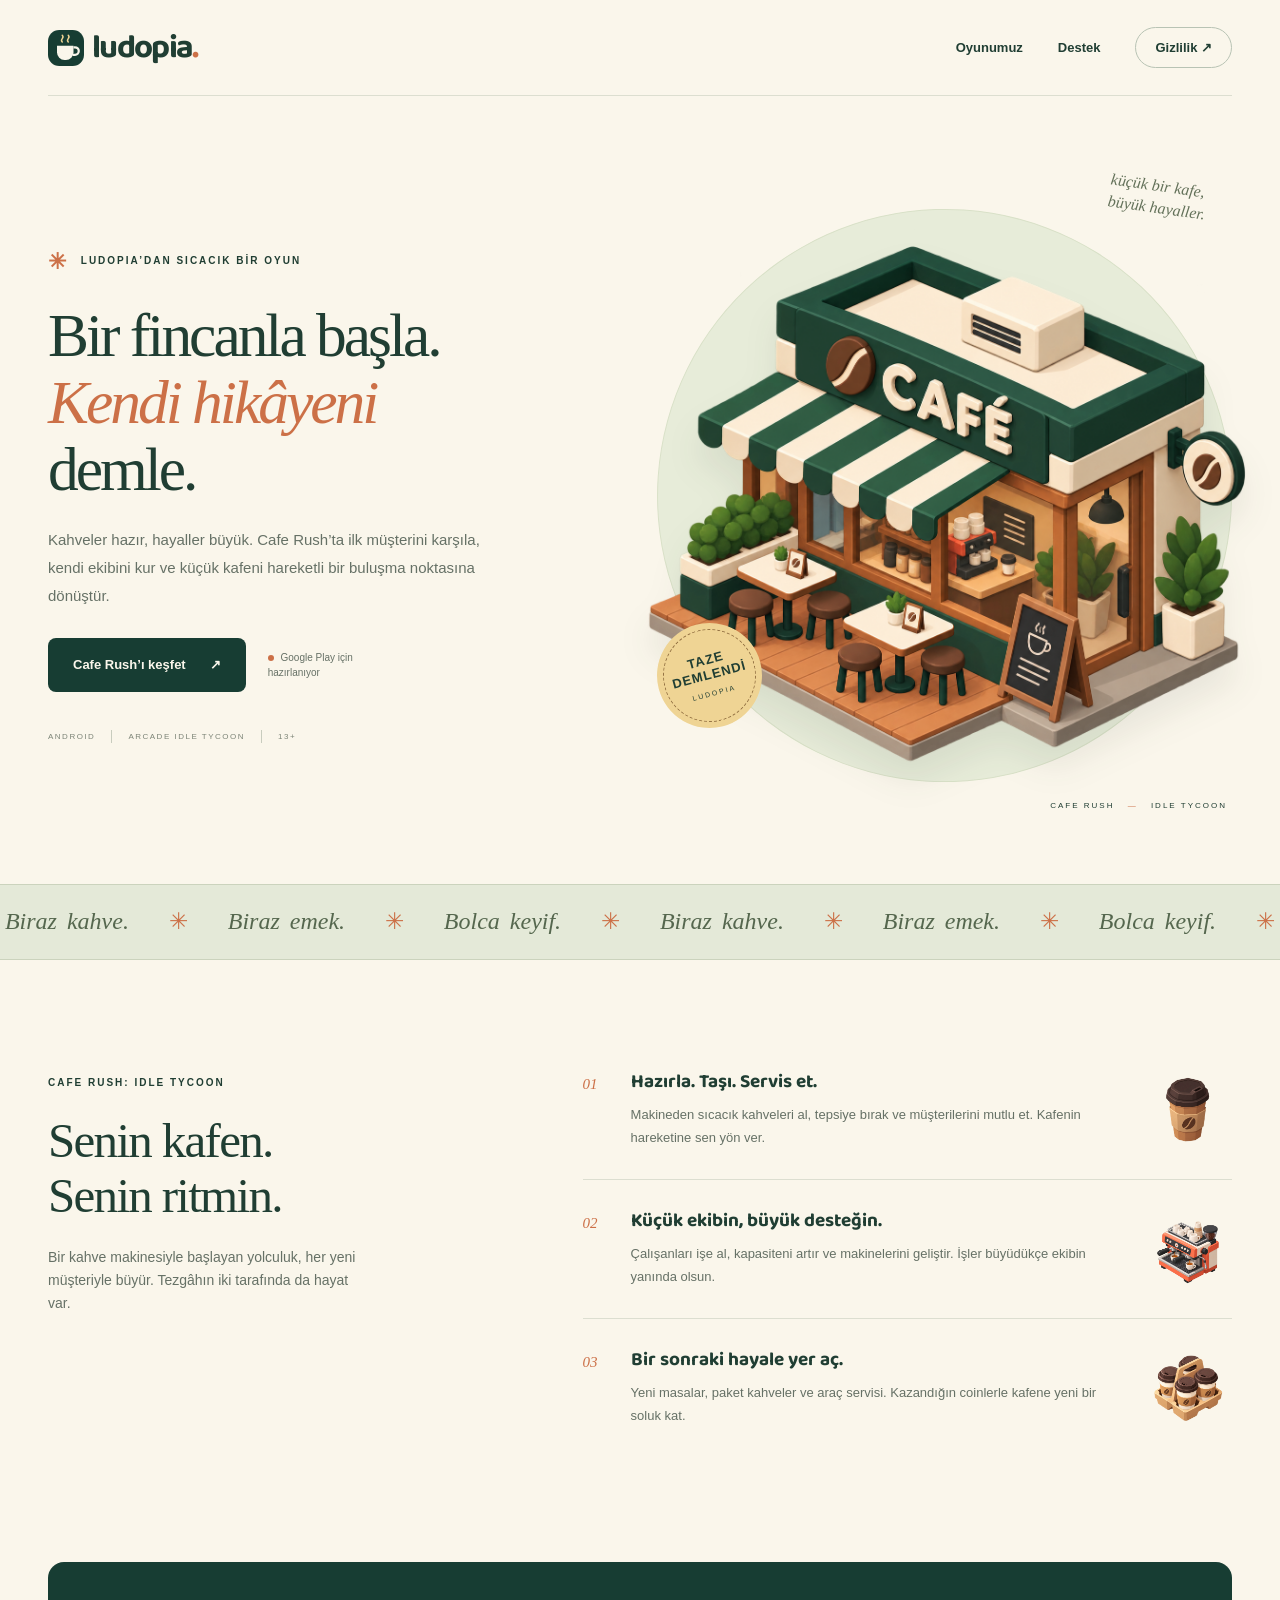
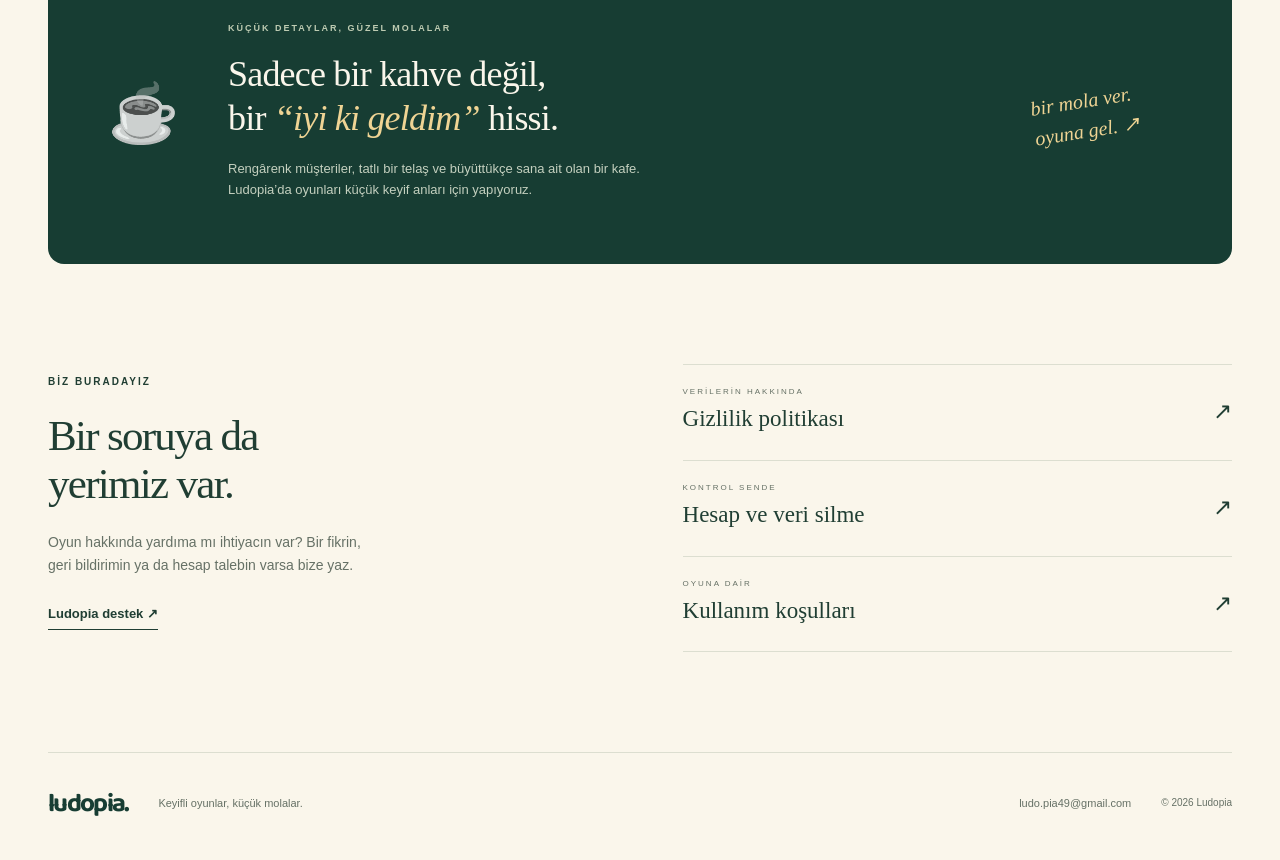
<file: index.html>
<!doctype html>
<html lang="tr">
<head>
  <meta charset="utf-8"><meta name="viewport" content="width=device-width,initial-scale=1">
  <title>Ludopia — Cafe Rush: Idle Tycoon</title>
  <meta name="description" content="Küçük bir kahve molasından kendi kafe hikâyene. Ludopia'nın Cafe Rush: Idle Tycoon oyununu keşfet; destek ve gizlilik bilgilerine ulaş.">
  <meta name="theme-color" content="#173d33"><meta property="og:title" content="Cafe Rush: Idle Tycoon · Ludopia"><meta property="og:description" content="Bir fincanla başla. Kendi kafe hikâyeni yaz."><meta property="og:type" content="website">
  <link rel="icon" href="favicon.svg" type="image/svg+xml"><link rel="stylesheet" href="styles.css">
</head>
<body>
<a class="skip" href="#main">İçeriğe geç</a>
<header class="header wrap"><a class="brand" href="index.html" aria-label="Ludopia ana sayfa"><img src="favicon.svg" width="36" height="36" alt=""><span>ludopia<span class="brand-dot">.</span></span></a><nav aria-label="Ana menü"><a href="#oyun">Oyunumuz</a><a href="support.html">Destek</a><a class="nav-pill" href="privacy.html">Gizlilik ↗</a></nav></header>
<main id="main">
  <section class="hero wrap" id="oyun">
    <div class="hero-copy"><p class="eyebrow"><span class="tiny-star">✳</span> LUDOPIA’DAN SICACIK BİR OYUN</p><h1>Bir fincanla başla.<br><em>Kendi hikâyeni</em><br>demle.</h1><p class="hero-description">Kahveler hazır, hayaller büyük. Cafe Rush’ta ilk müşterini karşıla, kendi ekibini kur ve küçük kafeni hareketli bir buluşma noktasına dönüştür.</p><div class="hero-actions"><a class="button primary" href="#kesfet">Cafe Rush’ı keşfet <span aria-hidden="true">↗</span></a><span class="availability"><span></span> Google Play için hazırlanıyor</span></div><div class="hero-meta"><span>ANDROID</span><span>ARCADE IDLE TYCOON</span><span>13+</span></div></div>
    <div class="hero-art"><div class="art-orbit"></div><p class="art-note">küçük bir kafe,<br>büyük hayaller.</p><img class="cafe-art" src="cafe.png" width="1322" height="1168" alt="Yeşil tenteli, ahşap detaylı Cafe Rush kafe çizimi"><div class="art-stamp"><span>TAZE<br>DEMLENDİ</span><small>LUDOPIA</small></div><p class="art-caption">CAFE RUSH <span>—</span> IDLE TYCOON</p></div>
  </section>
  <div class="ticker" aria-hidden="true"><div>Biraz kahve. <i>✳</i> Biraz emek. <i>✳</i> Bolca keyif. <i>✳</i> Biraz kahve. <i>✳</i> Biraz emek. <i>✳</i> Bolca keyif. <i>✳</i></div></div>
  <section class="story wrap" id="kesfet"><div class="section-intro"><p class="eyebrow">CAFE RUSH: IDLE TYCOON</p><h2>Senin kafen.<br>Senin ritmin.</h2><p>Bir kahve makinesiyle başlayan yolculuk, her yeni müşteriyle büyür. Tezgâhın iki tarafında da hayat var.</p></div><div class="story-steps"><article><span class="step-no">01</span><div><h3>Hazırla. Taşı. Servis et.</h3><p>Makineden sıcacık kahveleri al, tepsiye bırak ve müşterilerini mutlu et. Kafenin hareketine sen yön ver.</p></div><img src="coffee.png" width="100" height="100" loading="lazy" alt="Paket kahve bardağı"></article><article><span class="step-no">02</span><div><h3>Küçük ekibin, büyük desteğin.</h3><p>Çalışanları işe al, kapasiteni artır ve makinelerini geliştir. İşler büyüdükçe ekibin yanında olsun.</p></div><img src="machine.png" width="100" height="100" loading="lazy" alt="Kahve makinesi"></article><article><span class="step-no">03</span><div><h3>Bir sonraki hayale yer aç.</h3><p>Yeni masalar, paket kahveler ve araç servisi. Kazandığın coinlerle kafene yeni bir soluk kat.</p></div><img src="package.png" width="100" height="100" loading="lazy" alt="Dört kahvelik taşıma paketi"></article></div></section>
  <section class="cafe-note wrap"><div class="note-doodle" aria-hidden="true">☕</div><div><p class="eyebrow">KÜÇÜK DETAYLAR, GÜZEL MOLALAR</p><h2>Sadece bir kahve değil,<br>bir <em>“iyi ki geldim”</em> hissi.</h2><p>Rengârenk müşteriler, tatlı bir telaş ve büyüttükçe sana ait olan bir kafe. Ludopia’da oyunları küçük keyif anları için yapıyoruz.</p></div><span class="handwritten">bir mola ver.<br>oyuna gel. ↗</span></section>
  <section class="help-section wrap"><div><p class="eyebrow">BİZ BURADAYIZ</p><h2>Bir soruya da<br>yerimiz var.</h2><p>Oyun hakkında yardıma mı ihtiyacın var? Bir fikrin, geri bildirimin ya da hesap talebin varsa bize yaz.</p><a class="text-link" href="support.html">Ludopia destek ↗</a></div><div class="help-links"><a href="privacy.html"><span><small>VERİLERİN HAKKINDA</small>Gizlilik politikası</span><b aria-hidden="true">↗</b></a><a href="delete-account.html"><span><small>KONTROL SENDE</small>Hesap ve veri silme</span><b aria-hidden="true">↗</b></a><a href="terms.html"><span><small>OYUNA DAİR</small>Kullanım koşulları</span><b aria-hidden="true">↗</b></a></div></section>
</main>
<footer class="footer wrap"><a class="brand" href="index.html">ludopia.</a><p>Keyifli oyunlar, küçük molalar.</p><a href="mailto:ludo.pia49@gmail.com">ludo.pia49@gmail.com</a><span>© 2026 Ludopia</span></footer>
</body></html>
</file>
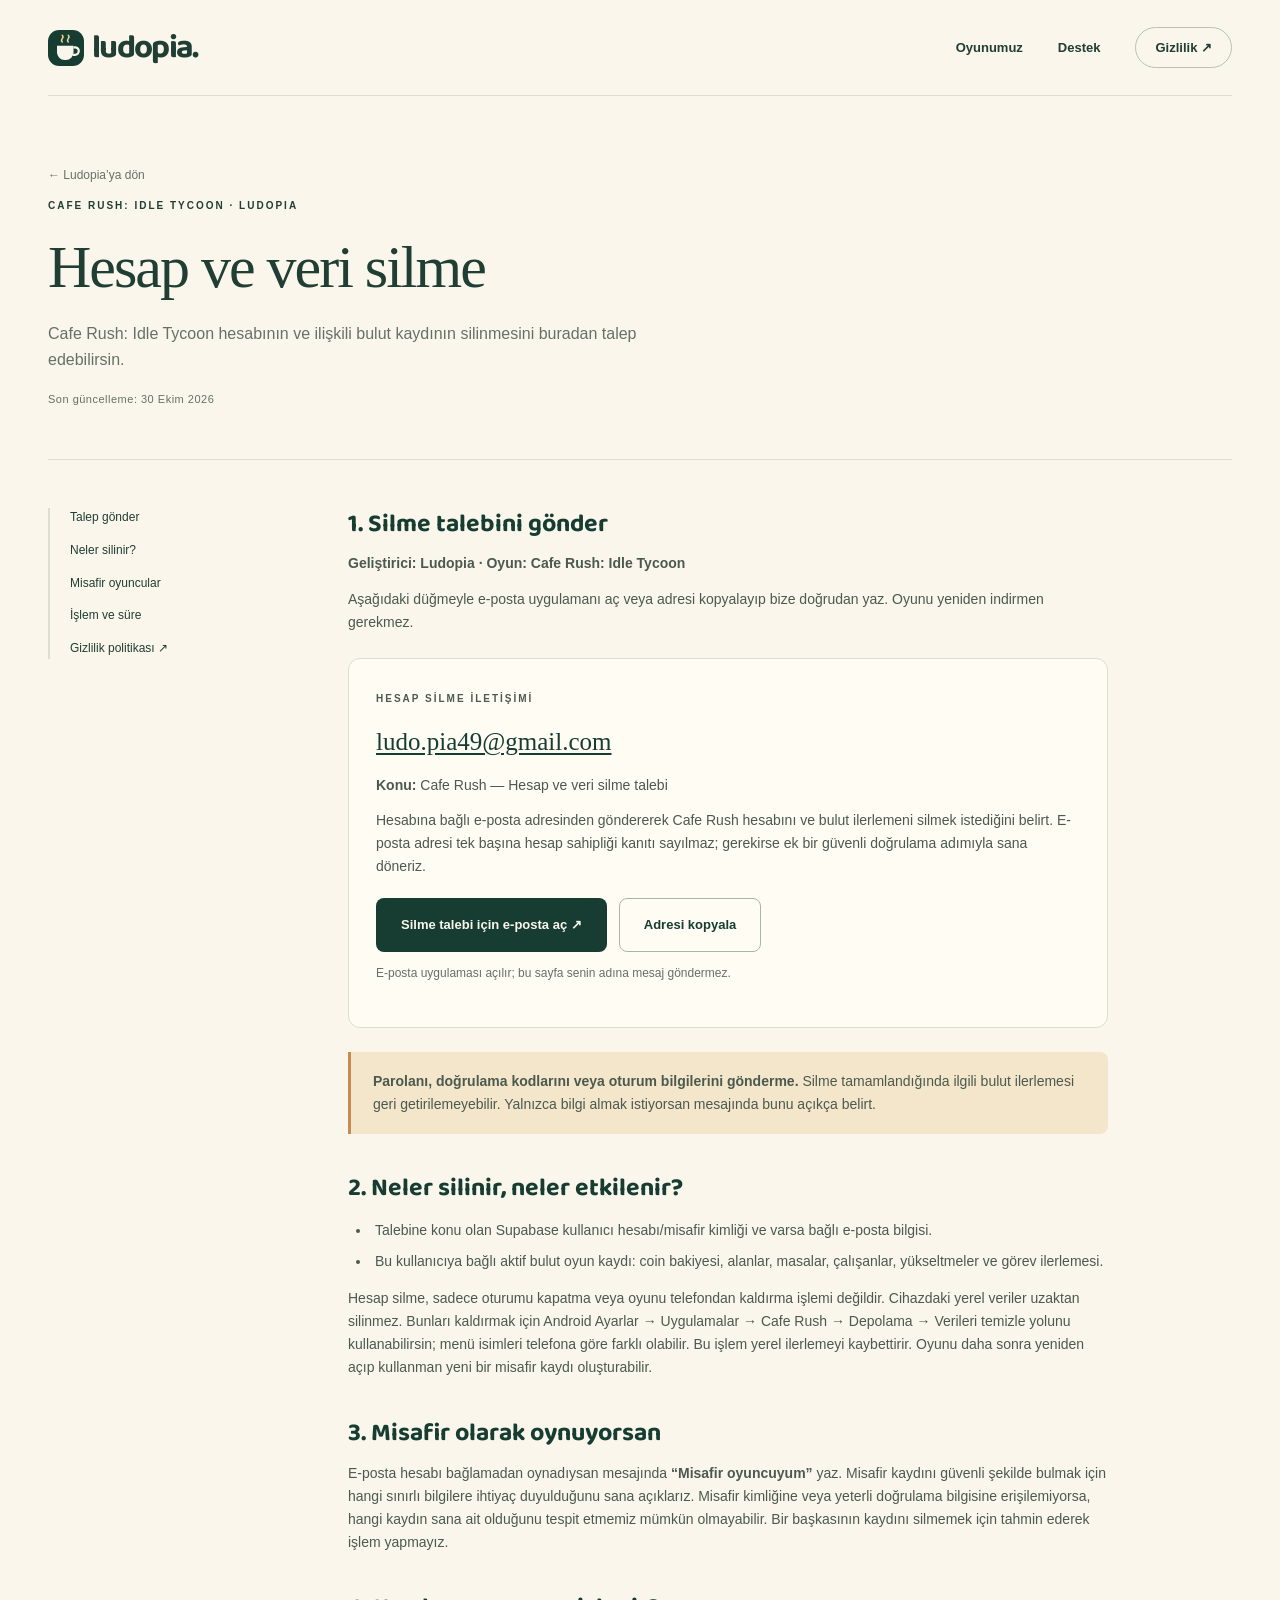
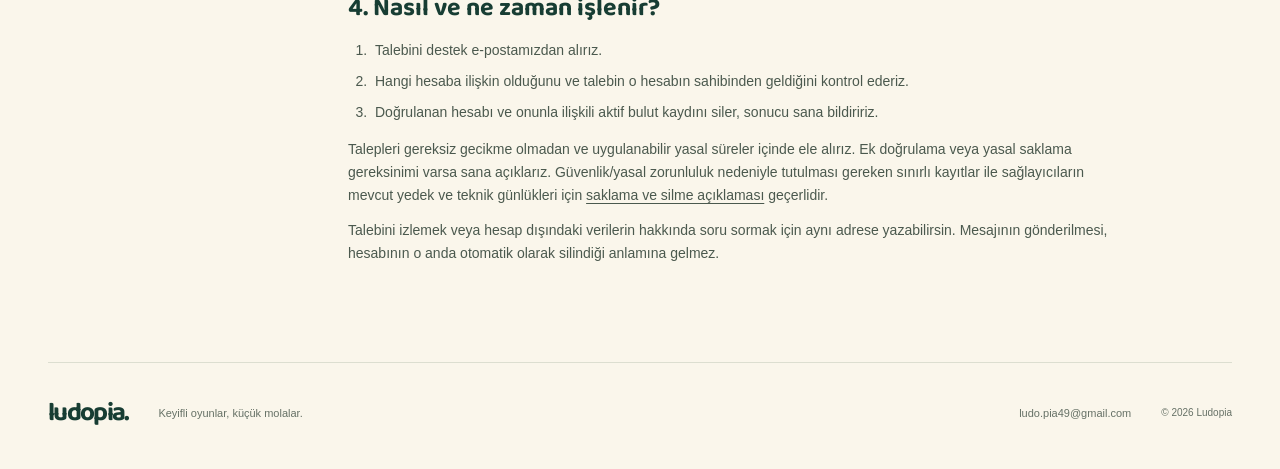
<file: delete-account.html>
<!doctype html><html lang="tr"><head><meta charset="utf-8"><meta name="viewport" content="width=device-width,initial-scale=1"><title>Hesap ve veri silme · Ludopia</title><meta name="description" content="Cafe Rush: Idle Tycoon hesabının ve ilişkili bulut kaydının silinmesini buradan talep edebilirsin."><meta name="theme-color" content="#173d33"><link rel="icon" href="favicon.svg" type="image/svg+xml"><link rel="stylesheet" href="styles.css"><script defer src="site.js"></script></head><body><a class="skip" href="#main">İçeriğe geç</a><header class="header wrap"><a class="brand" href="index.html" aria-label="Ludopia ana sayfa"><img src="favicon.svg" width="36" height="36" alt=""><span>ludopia.</span></a><nav aria-label="Ana menü"><a href="index.html#oyun">Oyunumuz</a><a href="support.html">Destek</a><a class="nav-pill" href="privacy.html">Gizlilik ↗</a></nav></header><main class="wrap" id="main"><div class="page-top"><a class="back-link" href="index.html">← Ludopia’ya dön</a><p class="eyebrow">CAFE RUSH: IDLE TYCOON · LUDOPIA</p><h1>Hesap ve veri silme</h1><p class="lead">Cafe Rush: Idle Tycoon hesabının ve ilişkili bulut kaydının silinmesini buradan talep edebilirsin.</p><p class="date">Son güncelleme: 30 Ekim 2026</p></div>
<div class="legal-layout"><nav class="legal-nav" aria-label="Silme sayfası bölümleri"><a href="#talep">Talep gönder</a><a href="#kapsam">Neler silinir?</a><a href="#misafir">Misafir oyuncular</a><a href="#sure">İşlem ve süre</a><a href="privacy.html">Gizlilik politikası ↗</a></nav><article class="legal-content"><h2 id="talep">1. Silme talebini gönder</h2><p><strong>Geliştirici: Ludopia · Oyun: Cafe Rush: Idle Tycoon</strong></p><p>Aşağıdaki düğmeyle e-posta uygulamanı aç veya adresi kopyalayıp bize doğrudan yaz. Oyunu yeniden indirmen gerekmez.</p><div class="contact-box"><span class="eyebrow">HESAP SİLME İLETİŞİMİ</span><a class="email" href="mailto:ludo.pia49@gmail.com">ludo.pia49@gmail.com</a><p><strong>Konu:</strong> Cafe Rush — Hesap ve veri silme talebi</p><p>Hesabına bağlı e-posta adresinden göndererek Cafe Rush hesabını ve bulut ilerlemeni silmek istediğini belirt. E-posta adresi tek başına hesap sahipliği kanıtı sayılmaz; gerekirse ek bir güvenli doğrulama adımıyla sana döneriz.</p><div class="contact-actions"><a class="button primary" href="mailto:ludo.pia49@gmail.com?subject=Cafe%20Rush%20%E2%80%94%20Hesap%20ve%20veri%20silme%20talebi&amp;body=Merhaba%20Ludopia%2C%0A%0ACafe%20Rush%3A%20Idle%20Tycoon%20hesab%C4%B1m%C4%B1n%20ve%20ili%C5%9Fkili%20bulut%20ilerleme%20verilerimin%20silinmesini%20talep%20ediyorum.%0A%0AHesab%C4%B1ma%20ba%C4%9Fl%C4%B1%20e-posta%20adresi%3A%20%0A%0ATe%C5%9Fekk%C3%BCrler.">Silme talebi için e-posta aç ↗</a><button class="button secondary" type="button" data-copy-email>Adresi kopyala</button></div><p class="copy-status" role="status" data-copy-status>E-posta uygulaması açılır; bu sayfa senin adına mesaj göndermez.</p></div><div class="notice warm"><strong>Parolanı, doğrulama kodlarını veya oturum bilgilerini gönderme.</strong> Silme tamamlandığında ilgili bulut ilerlemesi geri getirilemeyebilir. Yalnızca bilgi almak istiyorsan mesajında bunu açıkça belirt.</div>
<h2 id="kapsam">2. Neler silinir, neler etkilenir?</h2><ul><li>Talebine konu olan Supabase kullanıcı hesabı/misafir kimliği ve varsa bağlı e-posta bilgisi.</li><li>Bu kullanıcıya bağlı aktif bulut oyun kaydı: coin bakiyesi, alanlar, masalar, çalışanlar, yükseltmeler ve görev ilerlemesi.</li></ul><p>Hesap silme, sadece oturumu kapatma veya oyunu telefondan kaldırma işlemi değildir. Cihazdaki yerel veriler uzaktan silinmez. Bunları kaldırmak için Android Ayarlar → Uygulamalar → Cafe Rush → Depolama → Verileri temizle yolunu kullanabilirsin; menü isimleri telefona göre farklı olabilir. Bu işlem yerel ilerlemeyi kaybettirir. Oyunu daha sonra yeniden açıp kullanman yeni bir misafir kaydı oluşturabilir.</p>
<h2 id="misafir">3. Misafir olarak oynuyorsan</h2><p>E-posta hesabı bağlamadan oynadıysan mesajında <strong>“Misafir oyuncuyum”</strong> yaz. Misafir kaydını güvenli şekilde bulmak için hangi sınırlı bilgilere ihtiyaç duyulduğunu sana açıklarız. Misafir kimliğine veya yeterli doğrulama bilgisine erişilemiyorsa, hangi kaydın sana ait olduğunu tespit etmemiz mümkün olmayabilir. Bir başkasının kaydını silmemek için tahmin ederek işlem yapmayız.</p>
<h2 id="sure">4. Nasıl ve ne zaman işlenir?</h2><ol><li>Talebini destek e-postamızdan alırız.</li><li>Hangi hesaba ilişkin olduğunu ve talebin o hesabın sahibinden geldiğini kontrol ederiz.</li><li>Doğrulanan hesabı ve onunla ilişkili aktif bulut kaydını siler, sonucu sana bildiririz.</li></ol><p>Talepleri gereksiz gecikme olmadan ve uygulanabilir yasal süreler içinde ele alırız. Ek doğrulama veya yasal saklama gereksinimi varsa sana açıklarız. Güvenlik/yasal zorunluluk nedeniyle tutulması gereken sınırlı kayıtlar ile sağlayıcıların mevcut yedek ve teknik günlükleri için <a href="privacy.html#saklama">saklama ve silme açıklaması</a> geçerlidir.</p><p>Talebini izlemek veya hesap dışındaki verilerin hakkında soru sormak için aynı adrese yazabilirsin. Mesajının gönderilmesi, hesabının o anda otomatik olarak silindiği anlamına gelmez.</p></article></div></main><footer class="footer wrap"><a class="brand" href="index.html">ludopia.</a><p>Keyifli oyunlar, küçük molalar.</p><a href="mailto:ludo.pia49@gmail.com">ludo.pia49@gmail.com</a><span>© 2026 Ludopia</span></footer></body></html>
</file>
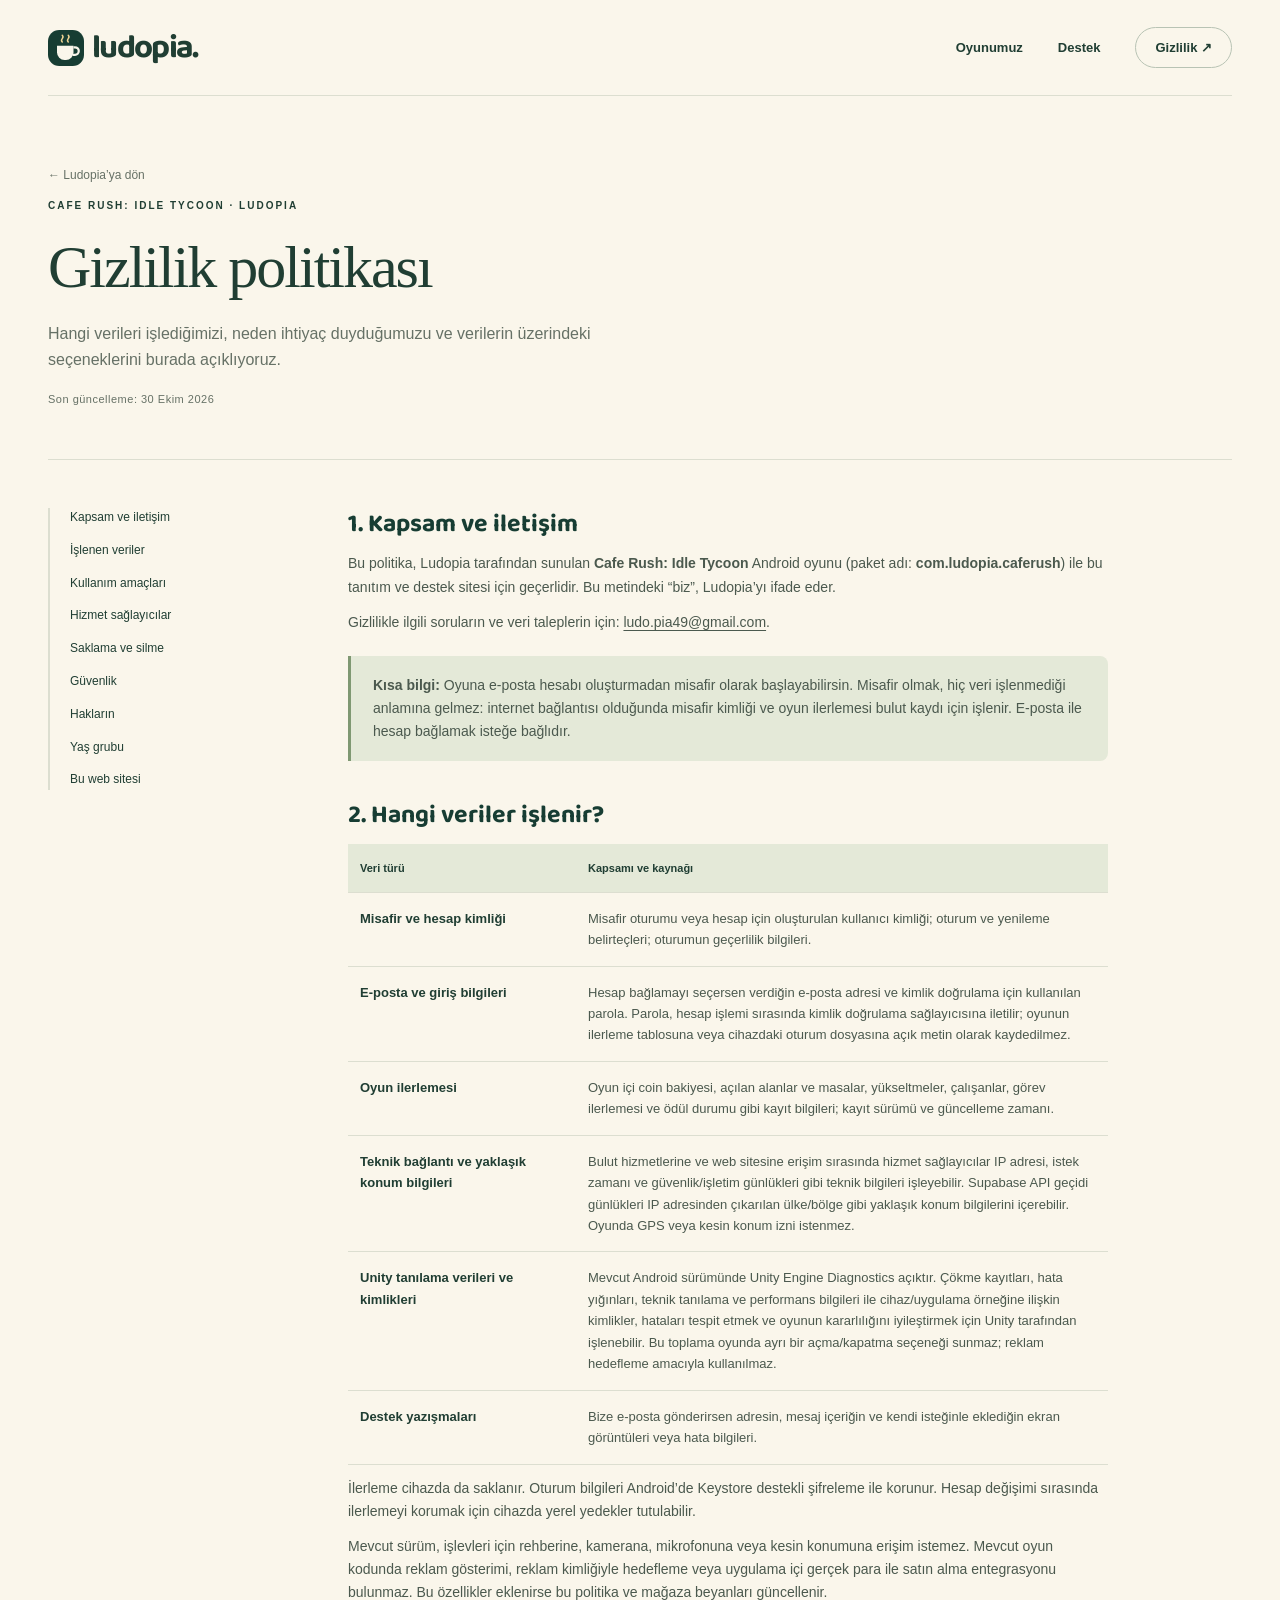
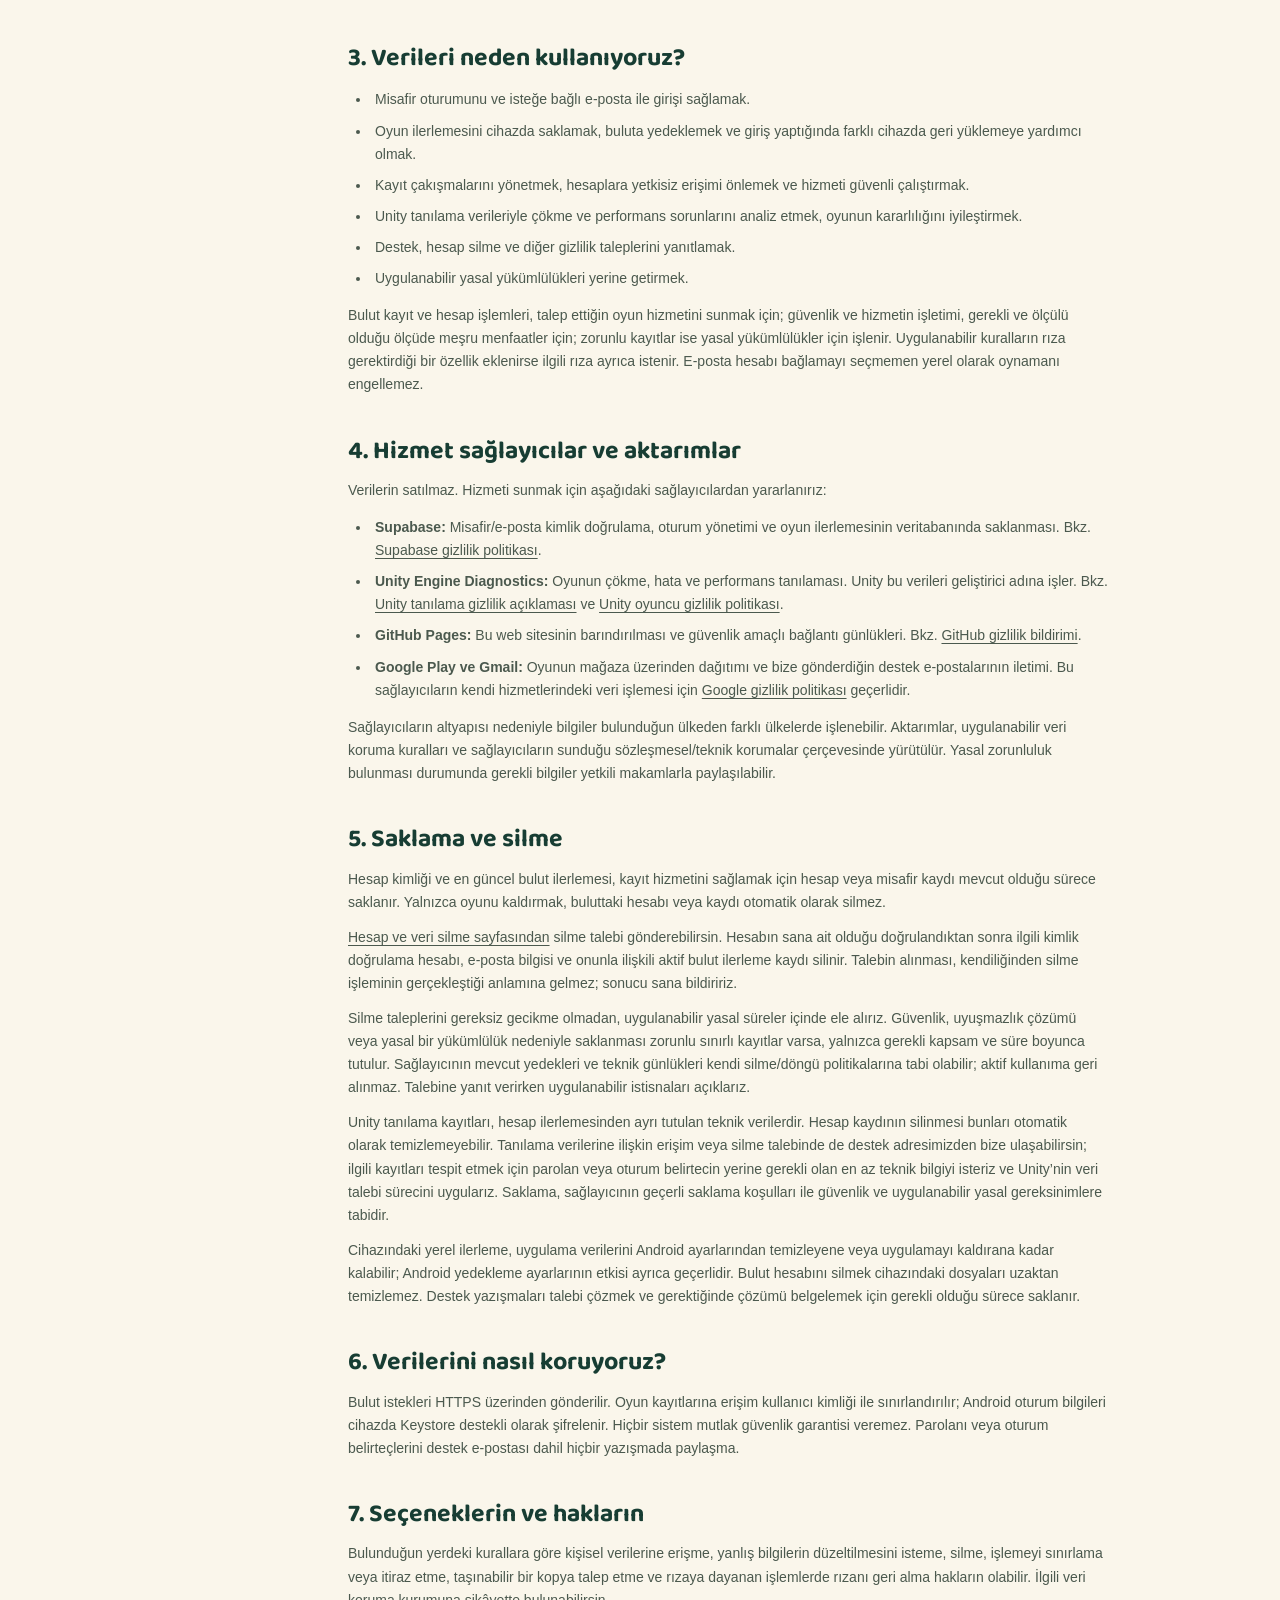
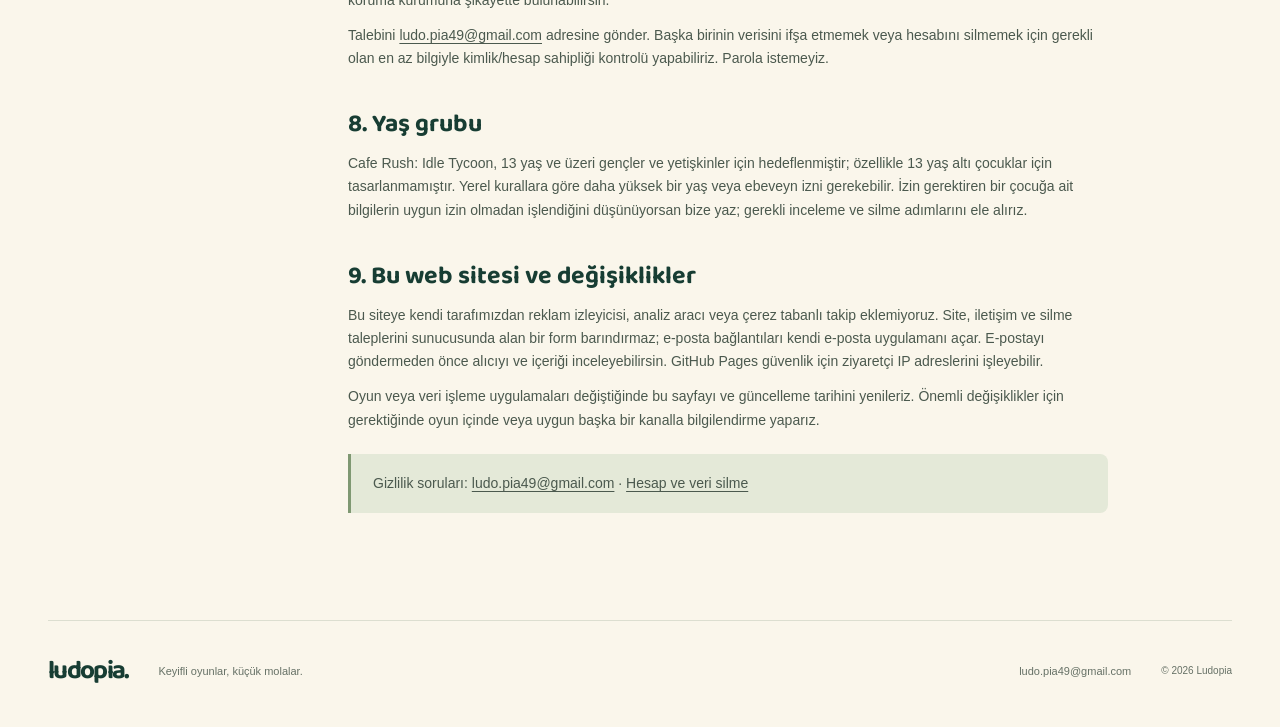
<file: privacy.html>
<!doctype html><html lang="tr"><head><meta charset="utf-8"><meta name="viewport" content="width=device-width,initial-scale=1"><title>Gizlilik politikası · Ludopia</title><meta name="description" content="Hangi verileri işlediğimizi, neden ihtiyaç duyduğumuzu ve verilerin üzerindeki seçeneklerini burada açıklıyoruz."><meta name="theme-color" content="#173d33"><link rel="icon" href="favicon.svg" type="image/svg+xml"><link rel="stylesheet" href="styles.css"><script defer src="site.js"></script></head><body><a class="skip" href="#main">İçeriğe geç</a><header class="header wrap"><a class="brand" href="index.html" aria-label="Ludopia ana sayfa"><img src="favicon.svg" width="36" height="36" alt=""><span>ludopia.</span></a><nav aria-label="Ana menü"><a href="index.html#oyun">Oyunumuz</a><a href="support.html">Destek</a><a class="nav-pill" href="privacy.html">Gizlilik ↗</a></nav></header><main class="wrap" id="main"><div class="page-top"><a class="back-link" href="index.html">← Ludopia’ya dön</a><p class="eyebrow">CAFE RUSH: IDLE TYCOON · LUDOPIA</p><h1>Gizlilik politikası</h1><p class="lead">Hangi verileri işlediğimizi, neden ihtiyaç duyduğumuzu ve verilerin üzerindeki seçeneklerini burada açıklıyoruz.</p><p class="date">Son güncelleme: 30 Ekim 2026</p></div>
<div class="legal-layout"><nav class="legal-nav" aria-label="Gizlilik politikası bölümleri"><a href="#kapsam">Kapsam ve iletişim</a><a href="#veriler">İşlenen veriler</a><a href="#amac">Kullanım amaçları</a><a href="#hizmetler">Hizmet sağlayıcılar</a><a href="#saklama">Saklama ve silme</a><a href="#guvenlik">Güvenlik</a><a href="#haklar">Hakların</a><a href="#cocuklar">Yaş grubu</a><a href="#site">Bu web sitesi</a></nav><article class="legal-content">
<h2 id="kapsam">1. Kapsam ve iletişim</h2><p>Bu politika, Ludopia tarafından sunulan <strong>Cafe Rush: Idle Tycoon</strong> Android oyunu (paket adı: <strong>com.ludopia.caferush</strong>) ile bu tanıtım ve destek sitesi için geçerlidir. Bu metindeki “biz”, Ludopia’yı ifade eder.</p><p>Gizlilikle ilgili soruların ve veri taleplerin için: <a href="mailto:ludo.pia49@gmail.com">ludo.pia49@gmail.com</a>.</p><div class="notice"><strong>Kısa bilgi:</strong> Oyuna e-posta hesabı oluşturmadan misafir olarak başlayabilirsin. Misafir olmak, hiç veri işlenmediği anlamına gelmez: internet bağlantısı olduğunda misafir kimliği ve oyun ilerlemesi bulut kaydı için işlenir. E-posta ile hesap bağlamak isteğe bağlıdır.</div>
<h2 id="veriler">2. Hangi veriler işlenir?</h2><table class="data-table"><thead><tr><th>Veri türü</th><th>Kapsamı ve kaynağı</th></tr></thead><tbody><tr><td>Misafir ve hesap kimliği</td><td>Misafir oturumu veya hesap için oluşturulan kullanıcı kimliği; oturum ve yenileme belirteçleri; oturumun geçerlilik bilgileri.</td></tr><tr><td>E-posta ve giriş bilgileri</td><td>Hesap bağlamayı seçersen verdiğin e-posta adresi ve kimlik doğrulama için kullanılan parola. Parola, hesap işlemi sırasında kimlik doğrulama sağlayıcısına iletilir; oyunun ilerleme tablosuna veya cihazdaki oturum dosyasına açık metin olarak kaydedilmez.</td></tr><tr><td>Oyun ilerlemesi</td><td>Oyun içi coin bakiyesi, açılan alanlar ve masalar, yükseltmeler, çalışanlar, görev ilerlemesi ve ödül durumu gibi kayıt bilgileri; kayıt sürümü ve güncelleme zamanı.</td></tr><tr><td>Teknik bağlantı ve yaklaşık konum bilgileri</td><td>Bulut hizmetlerine ve web sitesine erişim sırasında hizmet sağlayıcılar IP adresi, istek zamanı ve güvenlik/işletim günlükleri gibi teknik bilgileri işleyebilir. Supabase API geçidi günlükleri IP adresinden çıkarılan ülke/bölge gibi yaklaşık konum bilgilerini içerebilir. Oyunda GPS veya kesin konum izni istenmez.</td></tr><tr><td>Unity tanılama verileri ve kimlikleri</td><td>Mevcut Android sürümünde Unity Engine Diagnostics açıktır. Çökme kayıtları, hata yığınları, teknik tanılama ve performans bilgileri ile cihaz/uygulama örneğine ilişkin kimlikler, hataları tespit etmek ve oyunun kararlılığını iyileştirmek için Unity tarafından işlenebilir. Bu toplama oyunda ayrı bir açma/kapatma seçeneği sunmaz; reklam hedefleme amacıyla kullanılmaz.</td></tr><tr><td>Destek yazışmaları</td><td>Bize e-posta gönderirsen adresin, mesaj içeriğin ve kendi isteğinle eklediğin ekran görüntüleri veya hata bilgileri.</td></tr></tbody></table><p>İlerleme cihazda da saklanır. Oturum bilgileri Android’de Keystore destekli şifreleme ile korunur. Hesap değişimi sırasında ilerlemeyi korumak için cihazda yerel yedekler tutulabilir.</p><p>Mevcut sürüm, işlevleri için rehberine, kamerana, mikrofonuna veya kesin konumuna erişim istemez. Mevcut oyun kodunda reklam gösterimi, reklam kimliğiyle hedefleme veya uygulama içi gerçek para ile satın alma entegrasyonu bulunmaz. Bu özellikler eklenirse bu politika ve mağaza beyanları güncellenir.</p>
<h2 id="amac">3. Verileri neden kullanıyoruz?</h2><ul><li>Misafir oturumunu ve isteğe bağlı e-posta ile girişi sağlamak.</li><li>Oyun ilerlemesini cihazda saklamak, buluta yedeklemek ve giriş yaptığında farklı cihazda geri yüklemeye yardımcı olmak.</li><li>Kayıt çakışmalarını yönetmek, hesaplara yetkisiz erişimi önlemek ve hizmeti güvenli çalıştırmak.</li><li>Unity tanılama verileriyle çökme ve performans sorunlarını analiz etmek, oyunun kararlılığını iyileştirmek.</li><li>Destek, hesap silme ve diğer gizlilik taleplerini yanıtlamak.</li><li>Uygulanabilir yasal yükümlülükleri yerine getirmek.</li></ul><p>Bulut kayıt ve hesap işlemleri, talep ettiğin oyun hizmetini sunmak için; güvenlik ve hizmetin işletimi, gerekli ve ölçülü olduğu ölçüde meşru menfaatler için; zorunlu kayıtlar ise yasal yükümlülükler için işlenir. Uygulanabilir kuralların rıza gerektirdiği bir özellik eklenirse ilgili rıza ayrıca istenir. E-posta hesabı bağlamayı seçmemen yerel olarak oynamanı engellemez.</p>
<h2 id="hizmetler">4. Hizmet sağlayıcılar ve aktarımlar</h2><p>Verilerin satılmaz. Hizmeti sunmak için aşağıdaki sağlayıcılardan yararlanırız:</p><ul><li><strong>Supabase:</strong> Misafir/e-posta kimlik doğrulama, oturum yönetimi ve oyun ilerlemesinin veritabanında saklanması. Bkz. <a href="https://supabase.com/privacy" target="_blank" rel="noopener noreferrer">Supabase gizlilik politikası</a>.</li><li><strong>Unity Engine Diagnostics:</strong> Oyunun çökme, hata ve performans tanılaması. Unity bu verileri geliştirici adına işler. Bkz. <a href="https://docs.unity.com/en-us/cloud/developer-data/privacy-overview" target="_blank" rel="noopener noreferrer">Unity tanılama gizlilik açıklaması</a> ve <a href="https://unity.com/legal/game-player-and-app-user-privacy-policy" target="_blank" rel="noopener noreferrer">Unity oyuncu gizlilik politikası</a>.</li><li><strong>GitHub Pages:</strong> Bu web sitesinin barındırılması ve güvenlik amaçlı bağlantı günlükleri. Bkz. <a href="https://docs.github.com/en/site-policy/privacy-policies/github-general-privacy-statement" target="_blank" rel="noopener noreferrer">GitHub gizlilik bildirimi</a>.</li><li><strong>Google Play ve Gmail:</strong> Oyunun mağaza üzerinden dağıtımı ve bize gönderdiğin destek e-postalarının iletimi. Bu sağlayıcıların kendi hizmetlerindeki veri işlemesi için <a href="https://policies.google.com/privacy" target="_blank" rel="noopener noreferrer">Google gizlilik politikası</a> geçerlidir.</li></ul><p>Sağlayıcıların altyapısı nedeniyle bilgiler bulunduğun ülkeden farklı ülkelerde işlenebilir. Aktarımlar, uygulanabilir veri koruma kuralları ve sağlayıcıların sunduğu sözleşmesel/teknik korumalar çerçevesinde yürütülür. Yasal zorunluluk bulunması durumunda gerekli bilgiler yetkili makamlarla paylaşılabilir.</p>
<h2 id="saklama">5. Saklama ve silme</h2><p>Hesap kimliği ve en güncel bulut ilerlemesi, kayıt hizmetini sağlamak için hesap veya misafir kaydı mevcut olduğu sürece saklanır. Yalnızca oyunu kaldırmak, buluttaki hesabı veya kaydı otomatik olarak silmez.</p><p><a href="delete-account.html">Hesap ve veri silme sayfasından</a> silme talebi gönderebilirsin. Hesabın sana ait olduğu doğrulandıktan sonra ilgili kimlik doğrulama hesabı, e-posta bilgisi ve onunla ilişkili aktif bulut ilerleme kaydı silinir. Talebin alınması, kendiliğinden silme işleminin gerçekleştiği anlamına gelmez; sonucu sana bildiririz.</p><p>Silme taleplerini gereksiz gecikme olmadan, uygulanabilir yasal süreler içinde ele alırız. Güvenlik, uyuşmazlık çözümü veya yasal bir yükümlülük nedeniyle saklanması zorunlu sınırlı kayıtlar varsa, yalnızca gerekli kapsam ve süre boyunca tutulur. Sağlayıcının mevcut yedekleri ve teknik günlükleri kendi silme/döngü politikalarına tabi olabilir; aktif kullanıma geri alınmaz. Talebine yanıt verirken uygulanabilir istisnaları açıklarız.</p><p>Unity tanılama kayıtları, hesap ilerlemesinden ayrı tutulan teknik verilerdir. Hesap kaydının silinmesi bunları otomatik olarak temizlemeyebilir. Tanılama verilerine ilişkin erişim veya silme talebinde de destek adresimizden bize ulaşabilirsin; ilgili kayıtları tespit etmek için parolan veya oturum belirtecin yerine gerekli olan en az teknik bilgiyi isteriz ve Unity’nin veri talebi sürecini uygularız. Saklama, sağlayıcının geçerli saklama koşulları ile güvenlik ve uygulanabilir yasal gereksinimlere tabidir.</p><p>Cihazındaki yerel ilerleme, uygulama verilerini Android ayarlarından temizleyene veya uygulamayı kaldırana kadar kalabilir; Android yedekleme ayarlarının etkisi ayrıca geçerlidir. Bulut hesabını silmek cihazındaki dosyaları uzaktan temizlemez. Destek yazışmaları talebi çözmek ve gerektiğinde çözümü belgelemek için gerekli olduğu sürece saklanır.</p>
<h2 id="guvenlik">6. Verilerini nasıl koruyoruz?</h2><p>Bulut istekleri HTTPS üzerinden gönderilir. Oyun kayıtlarına erişim kullanıcı kimliği ile sınırlandırılır; Android oturum bilgileri cihazda Keystore destekli olarak şifrelenir. Hiçbir sistem mutlak güvenlik garantisi veremez. Parolanı veya oturum belirteçlerini destek e-postası dahil hiçbir yazışmada paylaşma.</p>
<h2 id="haklar">7. Seçeneklerin ve hakların</h2><p>Bulunduğun yerdeki kurallara göre kişisel verilerine erişme, yanlış bilgilerin düzeltilmesini isteme, silme, işlemeyi sınırlama veya itiraz etme, taşınabilir bir kopya talep etme ve rızaya dayanan işlemlerde rızanı geri alma hakların olabilir. İlgili veri koruma kurumuna şikâyette bulunabilirsin.</p><p>Talebini <a href="mailto:ludo.pia49@gmail.com">ludo.pia49@gmail.com</a> adresine gönder. Başka birinin verisini ifşa etmemek veya hesabını silmemek için gerekli olan en az bilgiyle kimlik/hesap sahipliği kontrolü yapabiliriz. Parola istemeyiz.</p>
<h2 id="cocuklar">8. Yaş grubu</h2><p>Cafe Rush: Idle Tycoon, 13 yaş ve üzeri gençler ve yetişkinler için hedeflenmiştir; özellikle 13 yaş altı çocuklar için tasarlanmamıştır. Yerel kurallara göre daha yüksek bir yaş veya ebeveyn izni gerekebilir. İzin gerektiren bir çocuğa ait bilgilerin uygun izin olmadan işlendiğini düşünüyorsan bize yaz; gerekli inceleme ve silme adımlarını ele alırız.</p>
<h2 id="site">9. Bu web sitesi ve değişiklikler</h2><p>Bu siteye kendi tarafımızdan reklam izleyicisi, analiz aracı veya çerez tabanlı takip eklemiyoruz. Site, iletişim ve silme taleplerini sunucusunda alan bir form barındırmaz; e-posta bağlantıları kendi e-posta uygulamanı açar. E-postayı göndermeden önce alıcıyı ve içeriği inceleyebilirsin. GitHub Pages güvenlik için ziyaretçi IP adreslerini işleyebilir.</p><p>Oyun veya veri işleme uygulamaları değiştiğinde bu sayfayı ve güncelleme tarihini yenileriz. Önemli değişiklikler için gerektiğinde oyun içinde veya uygun başka bir kanalla bilgilendirme yaparız.</p><div class="notice">Gizlilik soruları: <a href="mailto:ludo.pia49@gmail.com">ludo.pia49@gmail.com</a> · <a href="delete-account.html">Hesap ve veri silme</a></div></article></div></main><footer class="footer wrap"><a class="brand" href="index.html">ludopia.</a><p>Keyifli oyunlar, küçük molalar.</p><a href="mailto:ludo.pia49@gmail.com">ludo.pia49@gmail.com</a><span>© 2026 Ludopia</span></footer></body></html>
</file>
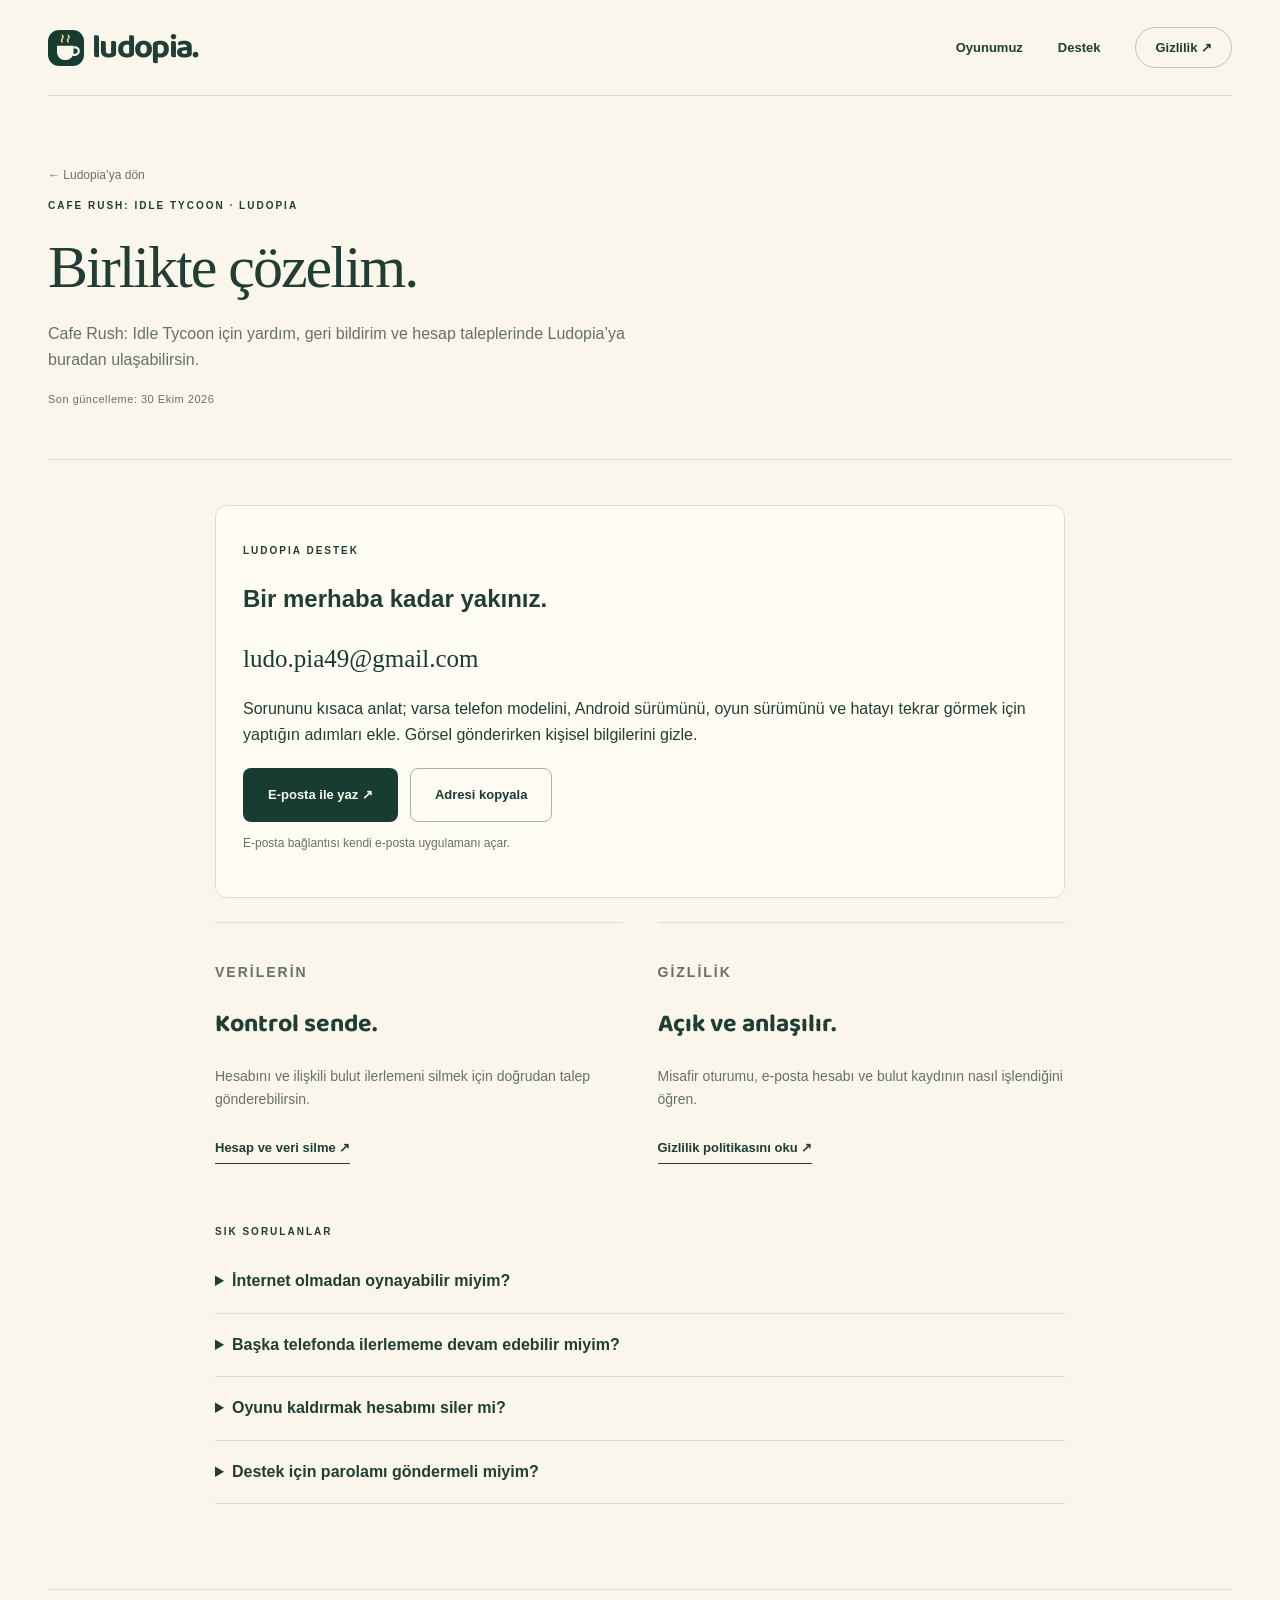
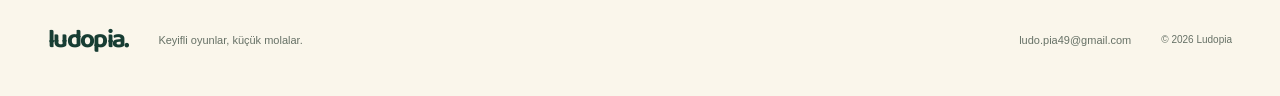
<file: support.html>
<!doctype html><html lang="tr"><head><meta charset="utf-8"><meta name="viewport" content="width=device-width,initial-scale=1"><title>Birlikte çözelim. · Ludopia</title><meta name="description" content="Cafe Rush: Idle Tycoon için yardım, geri bildirim ve hesap taleplerinde Ludopia’ya buradan ulaşabilirsin."><meta name="theme-color" content="#173d33"><link rel="icon" href="favicon.svg" type="image/svg+xml"><link rel="stylesheet" href="styles.css"><script defer src="site.js"></script></head><body><a class="skip" href="#main">İçeriğe geç</a><header class="header wrap"><a class="brand" href="index.html" aria-label="Ludopia ana sayfa"><img src="favicon.svg" width="36" height="36" alt=""><span>ludopia.</span></a><nav aria-label="Ana menü"><a href="index.html#oyun">Oyunumuz</a><a href="support.html">Destek</a><a class="nav-pill" href="privacy.html">Gizlilik ↗</a></nav></header><main class="wrap" id="main"><div class="page-top"><a class="back-link" href="index.html">← Ludopia’ya dön</a><p class="eyebrow">CAFE RUSH: IDLE TYCOON · LUDOPIA</p><h1>Birlikte çözelim.</h1><p class="lead">Cafe Rush: Idle Tycoon için yardım, geri bildirim ve hesap taleplerinde Ludopia’ya buradan ulaşabilirsin.</p><p class="date">Son güncelleme: 30 Ekim 2026</p></div>
<div class="support-body"><div class="contact-box"><p class="eyebrow">LUDOPIA DESTEK</p><h2>Bir merhaba kadar yakınız.</h2><a class="email" href="mailto:ludo.pia49@gmail.com">ludo.pia49@gmail.com</a><p>Sorununu kısaca anlat; varsa telefon modelini, Android sürümünü, oyun sürümünü ve hatayı tekrar görmek için yaptığın adımları ekle. Görsel gönderirken kişisel bilgilerini gizle.</p><div class="contact-actions"><a class="button primary" href="mailto:ludo.pia49@gmail.com?subject=Cafe%20Rush%20%E2%80%94%20Destek">E-posta ile yaz ↗</a><button type="button" class="button secondary" data-copy-email>Adresi kopyala</button></div><p class="copy-status" role="status" data-copy-status>E-posta bağlantısı kendi e-posta uygulamanı açar.</p></div><div class="support-grid"><section class="support-item"><p class="eyebrow">VERİLERİN</p><h2>Kontrol sende.</h2><p>Hesabını ve ilişkili bulut ilerlemeni silmek için doğrudan talep gönderebilirsin.</p><a class="text-link" href="delete-account.html">Hesap ve veri silme ↗</a></section><section class="support-item"><p class="eyebrow">GİZLİLİK</p><h2>Açık ve anlaşılır.</h2><p>Misafir oturumu, e-posta hesabı ve bulut kaydının nasıl işlendiğini öğren.</p><a class="text-link" href="privacy.html">Gizlilik politikasını oku ↗</a></section></div><p class="eyebrow">SIK SORULANLAR</p><details><summary>İnternet olmadan oynayabilir miyim?</summary><p>Yerel ilerleme ile çevrimdışı oynayabilirsin. Bulut kaydı ve hesap işlemleri için bağlantı gerekir. Son ilerlemenin buluta yansıması için bağlantı geldikten sonra senkronizasyonun tamamlanmasını bekle.</p></details><details><summary>Başka telefonda ilerlememe devam edebilir miyim?</summary><p>İlerlemeni önce e-posta hesabına bağlayıp bulut kaydının tamamlandığından emin ol. Diğer cihazda aynı hesapla giriş yaparak sunulan kayıt seçimini incele.</p></details><details><summary>Oyunu kaldırmak hesabımı siler mi?</summary><p>Hayır. Bulut hesabını ve ilişkili kaydını silmek için <a class="text-link" href="delete-account.html">hesap silme sayfasını</a> kullan. Oyunu kaldırmak veya uygulama verilerini temizlemek yalnızca cihazdaki verileri etkileyebilir.</p></details><details><summary>Destek için parolamı göndermeli miyim?</summary><p>Hayır. Parolanı, oturum belirteçlerini veya doğrulama kodlarını istemeyiz. Ekran görüntülerinde de bu bilgileri gizle.</p></details></div></main><footer class="footer wrap"><a class="brand" href="index.html">ludopia.</a><p>Keyifli oyunlar, küçük molalar.</p><a href="mailto:ludo.pia49@gmail.com">ludo.pia49@gmail.com</a><span>© 2026 Ludopia</span></footer></body></html>
</file>
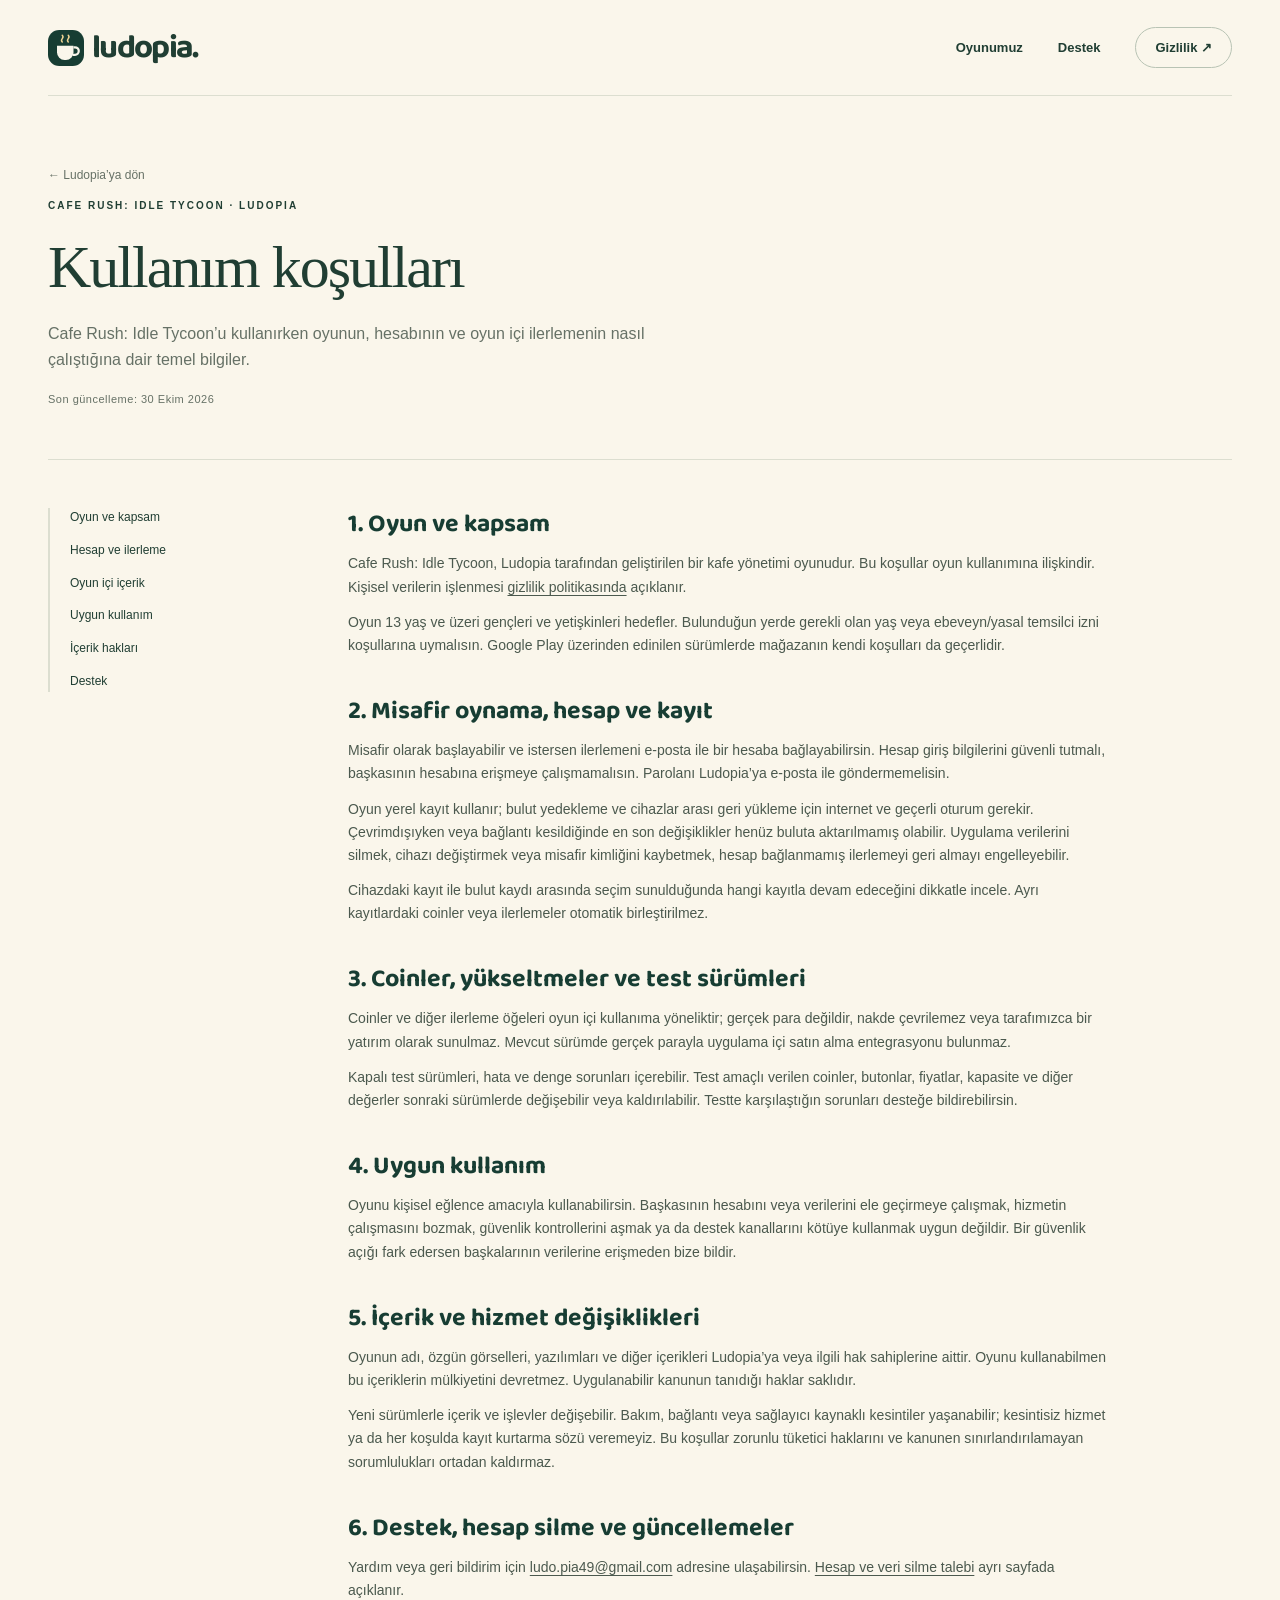
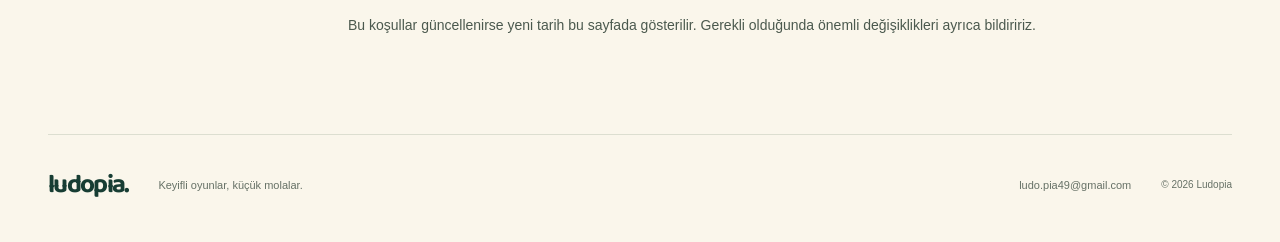
<file: terms.html>
<!doctype html><html lang="tr"><head><meta charset="utf-8"><meta name="viewport" content="width=device-width,initial-scale=1"><title>Kullanım koşulları · Ludopia</title><meta name="description" content="Cafe Rush: Idle Tycoon’u kullanırken oyunun, hesabının ve oyun içi ilerlemenin nasıl çalıştığına dair temel bilgiler."><meta name="theme-color" content="#173d33"><link rel="icon" href="favicon.svg" type="image/svg+xml"><link rel="stylesheet" href="styles.css"><script defer src="site.js"></script></head><body><a class="skip" href="#main">İçeriğe geç</a><header class="header wrap"><a class="brand" href="index.html" aria-label="Ludopia ana sayfa"><img src="favicon.svg" width="36" height="36" alt=""><span>ludopia.</span></a><nav aria-label="Ana menü"><a href="index.html#oyun">Oyunumuz</a><a href="support.html">Destek</a><a class="nav-pill" href="privacy.html">Gizlilik ↗</a></nav></header><main class="wrap" id="main"><div class="page-top"><a class="back-link" href="index.html">← Ludopia’ya dön</a><p class="eyebrow">CAFE RUSH: IDLE TYCOON · LUDOPIA</p><h1>Kullanım koşulları</h1><p class="lead">Cafe Rush: Idle Tycoon’u kullanırken oyunun, hesabının ve oyun içi ilerlemenin nasıl çalıştığına dair temel bilgiler.</p><p class="date">Son güncelleme: 30 Ekim 2026</p></div>
<div class="legal-layout"><nav class="legal-nav" aria-label="Kullanım koşulları bölümleri"><a href="#oyun">Oyun ve kapsam</a><a href="#hesap">Hesap ve ilerleme</a><a href="#icerik">Oyun içi içerik</a><a href="#kullanim">Uygun kullanım</a><a href="#haklar">İçerik hakları</a><a href="#destek">Destek</a></nav><article class="legal-content"><h2 id="oyun">1. Oyun ve kapsam</h2><p>Cafe Rush: Idle Tycoon, Ludopia tarafından geliştirilen bir kafe yönetimi oyunudur. Bu koşullar oyun kullanımına ilişkindir. Kişisel verilerin işlenmesi <a href="privacy.html">gizlilik politikasında</a> açıklanır.</p><p>Oyun 13 yaş ve üzeri gençleri ve yetişkinleri hedefler. Bulunduğun yerde gerekli olan yaş veya ebeveyn/yasal temsilci izni koşullarına uymalısın. Google Play üzerinden edinilen sürümlerde mağazanın kendi koşulları da geçerlidir.</p><h2 id="hesap">2. Misafir oynama, hesap ve kayıt</h2><p>Misafir olarak başlayabilir ve istersen ilerlemeni e-posta ile bir hesaba bağlayabilirsin. Hesap giriş bilgilerini güvenli tutmalı, başkasının hesabına erişmeye çalışmamalısın. Parolanı Ludopia’ya e-posta ile göndermemelisin.</p><p>Oyun yerel kayıt kullanır; bulut yedekleme ve cihazlar arası geri yükleme için internet ve geçerli oturum gerekir. Çevrimdışıyken veya bağlantı kesildiğinde en son değişiklikler henüz buluta aktarılmamış olabilir. Uygulama verilerini silmek, cihazı değiştirmek veya misafir kimliğini kaybetmek, hesap bağlanmamış ilerlemeyi geri almayı engelleyebilir.</p><p>Cihazdaki kayıt ile bulut kaydı arasında seçim sunulduğunda hangi kayıtla devam edeceğini dikkatle incele. Ayrı kayıtlardaki coinler veya ilerlemeler otomatik birleştirilmez.</p><h2 id="icerik">3. Coinler, yükseltmeler ve test sürümleri</h2><p>Coinler ve diğer ilerleme öğeleri oyun içi kullanıma yöneliktir; gerçek para değildir, nakde çevrilemez veya tarafımızca bir yatırım olarak sunulmaz. Mevcut sürümde gerçek parayla uygulama içi satın alma entegrasyonu bulunmaz.</p><p>Kapalı test sürümleri, hata ve denge sorunları içerebilir. Test amaçlı verilen coinler, butonlar, fiyatlar, kapasite ve diğer değerler sonraki sürümlerde değişebilir veya kaldırılabilir. Testte karşılaştığın sorunları desteğe bildirebilirsin.</p><h2 id="kullanim">4. Uygun kullanım</h2><p>Oyunu kişisel eğlence amacıyla kullanabilirsin. Başkasının hesabını veya verilerini ele geçirmeye çalışmak, hizmetin çalışmasını bozmak, güvenlik kontrollerini aşmak ya da destek kanallarını kötüye kullanmak uygun değildir. Bir güvenlik açığı fark edersen başkalarının verilerine erişmeden bize bildir.</p><h2 id="haklar">5. İçerik ve hizmet değişiklikleri</h2><p>Oyunun adı, özgün görselleri, yazılımları ve diğer içerikleri Ludopia’ya veya ilgili hak sahiplerine aittir. Oyunu kullanabilmen bu içeriklerin mülkiyetini devretmez. Uygulanabilir kanunun tanıdığı haklar saklıdır.</p><p>Yeni sürümlerle içerik ve işlevler değişebilir. Bakım, bağlantı veya sağlayıcı kaynaklı kesintiler yaşanabilir; kesintisiz hizmet ya da her koşulda kayıt kurtarma sözü veremeyiz. Bu koşullar zorunlu tüketici haklarını ve kanunen sınırlandırılamayan sorumlulukları ortadan kaldırmaz.</p><h2 id="destek">6. Destek, hesap silme ve güncellemeler</h2><p>Yardım veya geri bildirim için <a href="mailto:ludo.pia49@gmail.com">ludo.pia49@gmail.com</a> adresine ulaşabilirsin. <a href="delete-account.html">Hesap ve veri silme talebi</a> ayrı sayfada açıklanır.</p><p>Bu koşullar güncellenirse yeni tarih bu sayfada gösterilir. Gerekli olduğunda önemli değişiklikleri ayrıca bildiririz.</p></article></div></main><footer class="footer wrap"><a class="brand" href="index.html">ludopia.</a><p>Keyifli oyunlar, küçük molalar.</p><a href="mailto:ludo.pia49@gmail.com">ludo.pia49@gmail.com</a><span>© 2026 Ludopia</span></footer></body></html>
</file>
<file: styles.css>
@font-face{font-family:Baloo;src:url('baloo2-bold.ttf') format('truetype');font-weight:700;font-display:swap}
:root{--paper:#faf6eb;--ink:#203e33;--muted:#667166;--line:#dcded0;--green:#173d33;--orange:#cc7047;--sage:#e4e9d8;--yellow:#efd494}*{box-sizing:border-box}html{scroll-behavior:smooth;scroll-padding-top:30px}body{margin:0;background:var(--paper);color:var(--ink);font-family:Arial,Helvetica,sans-serif;font-size:16px;line-height:1.65}a{color:inherit;text-decoration:none}button,input,textarea{font:inherit}a:focus-visible,button:focus-visible,input:focus-visible,textarea:focus-visible{outline:3px solid var(--orange);outline-offset:5px}img{max-width:100%;height:auto}::selection{background:var(--yellow);color:var(--green)}.wrap{width:min(1240px,calc(100% - 96px));margin:auto}.skip{position:absolute;top:-70px;left:20px;padding:10px 20px;background:var(--green);color:white;z-index:5}.skip:focus{top:10px}.header{display:flex;justify-content:space-between;align-items:center;padding:27px 0;border-bottom:1px solid var(--line)}.brand{display:inline-flex;align-items:center;gap:8px;font-family:Baloo,Arial,sans-serif;font-size:33px;font-weight:700;letter-spacing:-1.7px;line-height:1}.brand-dot{color:var(--orange)}.header nav{display:flex;align-items:center;gap:35px;font-size:13px;font-weight:700}.header nav a:hover,.text-link:hover{color:var(--orange)}.nav-pill{border:1px solid #b8c3b4;border-radius:99px;padding:9px 19px}.hero{display:grid;grid-template-columns:1.05fr 1fr;align-items:center;min-height:690px;padding:68px 0 72px;gap:5px}.eyebrow{font-size:10px;letter-spacing:2px;font-weight:700;line-height:1.6}.tiny-star{font-size:22px;color:var(--orange);vertical-align:middle;margin-right:8px}.hero h1{font-family:Georgia,'Times New Roman',serif;font-size:clamp(48px,4.8vw,72px);font-weight:400;line-height:1.09;letter-spacing:-3px;margin:23px 0}.hero h1 em{color:var(--orange);font-weight:400}.hero-description{font-size:15px;line-height:1.85;max-width:435px;color:var(--muted)}.hero-actions{display:flex;align-items:center;gap:22px;margin-top:29px;flex-wrap:wrap}.button{display:inline-flex;align-items:center;justify-content:center;gap:24px;padding:15px 24px;border-radius:8px;font-size:13px;font-weight:700;border:1px solid transparent;cursor:pointer;transition:transform .18s,background .18s}.button:hover{transform:translateY(-2px)}.primary{background:var(--green);color:var(--paper)}.primary:hover{background:#2b5845}.secondary{border-color:#a8b7a5;background:transparent;color:var(--green)}.availability{max-width:130px;font-size:10px;line-height:1.5;color:var(--muted)}.availability span{display:inline-block;width:6px;height:6px;border-radius:50%;background:var(--orange);margin-right:4px}.hero-meta{display:flex;gap:16px;font-size:8px;letter-spacing:1.5px;margin-top:38px;color:#7c8477}.hero-meta span+span{border-left:1px solid #c8ccbe;padding-left:16px}.hero-art{position:relative;min-width:0;padding:35px 0 0;isolation:isolate}.art-orbit{position:absolute;z-index:-1;inset:45px 0 30px;background:#e7ecd9;border-radius:50%;transform:rotate(-13deg);border:1px solid #d9e1c8}.cafe-art{display:block;width:110%;max-width:110%;margin:10px -5%;filter:drop-shadow(0 22px 16px #21382414)}.art-note{font-family:Georgia,serif;font-style:italic;color:#637159;position:absolute;top:-5px;right:25px;transform:rotate(8deg);font-size:16px;line-height:1.4}.art-stamp{position:absolute;bottom:14%;left:1%;background:var(--yellow);border:1px dashed #957344;border-radius:50%;width:93px;height:93px;display:flex;flex-direction:column;justify-content:center;align-items:center;transform:rotate(-15deg);box-shadow:0 0 0 6px var(--yellow)}.art-stamp span{font-size:13px;font-weight:700;line-height:1.2;text-align:center;letter-spacing:1px}.art-stamp small{font-size:7px;letter-spacing:2px;margin-top:5px}.art-caption{font-size:8px;text-align:right;letter-spacing:2px;margin:28px 5px 0}.art-caption span{color:var(--orange);padding:0 9px}.ticker{overflow:hidden;border-block:1px solid #cbd3bd;background:var(--sage);padding:17px 0;color:#55674e;white-space:nowrap}.ticker div{font-family:Georgia,serif;font-style:italic;font-size:24px;word-spacing:4px;display:flex;align-items:center;justify-content:space-around;gap:30px;width:max(100%,1200px)}.ticker i{color:var(--orange);font-size:23px;font-style:normal}.story{display:grid;grid-template-columns:.85fr 1.3fr;gap:110px;padding:105px 0}.section-intro h2,.help-section h2{font-size:49px;line-height:1.13;letter-spacing:-1.7px;font-family:Georgia,serif;font-weight:400;margin:22px 0}.section-intro>p:last-child,.help-section p:not(.eyebrow){color:var(--muted);font-size:14px;max-width:325px}.story-steps article{display:grid;grid-template-columns:28px 1fr 85px;gap:20px;align-items:center;border-bottom:1px solid var(--line);padding:24px 0}.story-steps article:first-child{padding-top:0}.story-steps article:last-child{border-bottom:0}.step-no{color:var(--orange);align-self:start;font-family:Georgia,serif;font-style:italic;font-size:15px;padding-top:7px}.story-steps h3{font-size:19px;font-family:Baloo,Arial,sans-serif;line-height:1.3;margin:0 0 8px}.story-steps p{font-size:13px;line-height:1.8;color:var(--muted);margin:0}.story-steps img{width:80px;height:90px;object-fit:contain}.cafe-note{background:var(--green);color:var(--paper);padding:50px 60px;border-radius:16px;display:grid;grid-template-columns:85px 1fr 140px;gap:35px;align-items:center}.note-doodle{font-size:57px;filter:grayscale(1);opacity:.9}.cafe-note .eyebrow{color:#becbb2;font-size:9px}.cafe-note h2{font-family:Georgia,serif;font-size:36px;line-height:1.2;font-weight:400;letter-spacing:-.8px;margin:18px 0}.cafe-note h2 em{color:var(--yellow)}.cafe-note p:not(.eyebrow){color:#c4d0bf;font-size:13px;max-width:475px}.handwritten{font-family:Georgia,serif;font-style:italic;color:var(--yellow);font-size:20px;line-height:1.5;transform:rotate(-9deg)}.help-section{display:grid;grid-template-columns:.9fr 1fr;gap:140px;padding:100px 0}.help-section h2{font-size:43px}.text-link{font-size:13px;font-weight:700;border-bottom:1px solid var(--ink);padding-bottom:5px;display:inline-block;margin-top:12px}.help-links{align-self:center}.help-links>a{display:flex;align-items:center;justify-content:space-between;border-bottom:1px solid var(--line);padding:22px 0;font-family:Georgia,serif;font-size:23px;gap:20px}.help-links>a:first-child{border-top:1px solid var(--line)}.help-links>a:hover b{transform:translate(3px,-3px);color:var(--orange)}.help-links b{font-family:Arial,sans-serif;font-weight:400;transition:transform .2s}.help-links small{display:block;font:8px Arial,sans-serif;letter-spacing:2px;color:var(--muted);margin-bottom:4px}.footer{border-top:1px solid var(--line);display:flex;align-items:center;gap:30px;padding:30px 0 36px;font-size:11px;color:var(--muted)}.footer .brand{font-size:26px;color:var(--green)}.footer p{flex:1}.footer>span{font-size:10px}.page-top{padding:65px 0 40px;border-bottom:1px solid var(--line)}.page-top h1{font:400 clamp(36px,5vw,60px)/1.12 Georgia,serif;letter-spacing:-2px;margin:20px 0}.page-top .lead{max-width:630px;font-size:16px;color:var(--muted)}.date{font-size:11px;letter-spacing:.5px;color:var(--muted)}.legal-layout{display:grid;grid-template-columns:220px 1fr;gap:80px;padding:48px 0 85px}.legal-nav{align-self:start;position:sticky;top:25px;display:grid;gap:13px;font-size:12px;border-left:2px solid var(--line);padding-left:20px}.legal-nav a:hover{color:var(--orange)}.legal-content{max-width:760px;min-width:0;font-size:14px;color:#4b594e}.legal-content h2{font:700 25px/1.3 Baloo,Arial,sans-serif;color:var(--green);margin:38px 0 12px}.legal-content h2:first-child{margin-top:0}.legal-content h3{font-size:15px;color:var(--ink);margin-top:25px}.legal-content p{margin:12px 0}.legal-content a:not(.button){text-decoration:underline;text-underline-offset:3px;overflow-wrap:anywhere}.legal-content li{padding-left:4px;margin-bottom:8px}.legal-content ul,.legal-content ol{padding-left:23px}.notice{background:var(--sage);border-left:3px solid #7f9872;border-radius:0 8px 8px 0;padding:18px 22px;margin:22px 0}.notice.warm{background:#f3e6ca;border-color:#c68b50}.data-table{border-collapse:collapse;width:100%;font-size:13px}.data-table th,.data-table td{border-bottom:1px solid var(--line);text-align:left;vertical-align:top;padding:15px 12px}.data-table th{background:var(--sage);font-size:11px;color:var(--ink)}.data-table td:first-child{width:30%;font-weight:700;color:var(--ink)}.contact-box{border:1px solid var(--line);border-radius:12px;padding:27px;margin:24px 0;background:#fffcf4}.contact-box .email{font-size:clamp(17px,3vw,25px);font-family:Georgia,serif;color:var(--green);display:block;margin:12px 0;overflow-wrap:anywhere}.contact-actions{display:flex;flex-wrap:wrap;gap:12px;margin-top:20px}.copy-status{min-height:24px;font-size:12px;color:var(--muted)}.support-grid{display:grid;grid-template-columns:1fr 1fr;gap:35px;margin:20px 0 60px}.support-item{border-top:1px solid var(--line);padding-top:24px}.support-item h2{font:700 25px Baloo,sans-serif}.support-item p{font-size:14px;color:var(--muted)}details{border-bottom:1px solid var(--line);padding:18px 0}summary{cursor:pointer;font-weight:700;color:var(--ink)}details p{color:var(--muted);font-size:14px}.support-body{max-width:850px;margin:45px auto 85px}.back-link{font-size:12px;color:var(--muted)}
@media(min-width:1500px){.hero{min-height:740px}}@media(max-width:1000px){.wrap{width:calc(100% - 60px)}.hero h1{font-size:54px}.hero{min-height:620px}.story{gap:55px}.help-section{gap:65px}.cafe-note{padding:40px;grid-template-columns:1fr 3fr}.handwritten{display:none}.legal-layout{gap:35px;grid-template-columns:180px 1fr}}@media(max-width:700px){.wrap{width:calc(100% - 40px)}.header{padding:20px 0}.brand{font-size:29px}.brand img{width:30px;height:30px}.header nav{gap:19px;font-size:11px}.nav-pill{padding:7px 12px}.hero{grid-template-columns:1fr;padding:42px 0;gap:20px}.hero h1{font-size:clamp(44px,11vw,62px);letter-spacing:-2px}.hero-description{font-size:14px}.hero-actions{margin-top:23px}.hero-meta{margin-top:25px}.hero-art{max-width:480px;width:100%;margin:auto;padding-top:25px}.art-note{top:-6px;font-size:15px}.art-stamp{width:78px;height:78px;left:4%}.art-stamp span{font-size:11px}.art-caption{margin-top:15px}.ticker{padding:13px 0}.ticker div{font-size:20px}.story{grid-template-columns:1fr;gap:32px;padding:60px 0}.section-intro h2,.help-section h2{font-size:40px}.section-intro>p:last-child,.help-section p:not(.eyebrow){max-width:100%}.story-steps article{grid-template-columns:22px 1fr 62px;gap:12px;padding:24px 0}.story-steps h3{font-size:18px}.story-steps img{width:62px;height:75px}.cafe-note{padding:30px 25px;display:block}.note-doodle{font-size:34px;float:right}.cafe-note h2{font-size:30px}.help-section{padding:60px 0;grid-template-columns:1fr;gap:25px}.help-links>a{font-size:22px}.footer{flex-wrap:wrap;gap:14px 25px;padding:25px 0}.footer p{flex-basis:55%;margin:0}.footer>span{margin-left:auto}.page-top{padding:40px 0 28px}.page-top h1{letter-spacing:-1px}.legal-layout{grid-template-columns:1fr;gap:30px;padding:28px 0 60px}.legal-nav{position:static;grid-template-columns:1fr 1fr;font-size:11px;gap:12px}.data-table th,.data-table td{padding:10px 7px;font-size:12px}.support-grid{grid-template-columns:1fr;gap:8px}.support-body{margin:30px auto 60px}.contact-box{padding:22px}.hero-meta{gap:10px;font-size:7px}.hero-meta span+span{padding-left:10px}}@media(prefers-reduced-motion:reduce){html{scroll-behavior:auto}.button,.help-links b{transition:none}}
</file>
